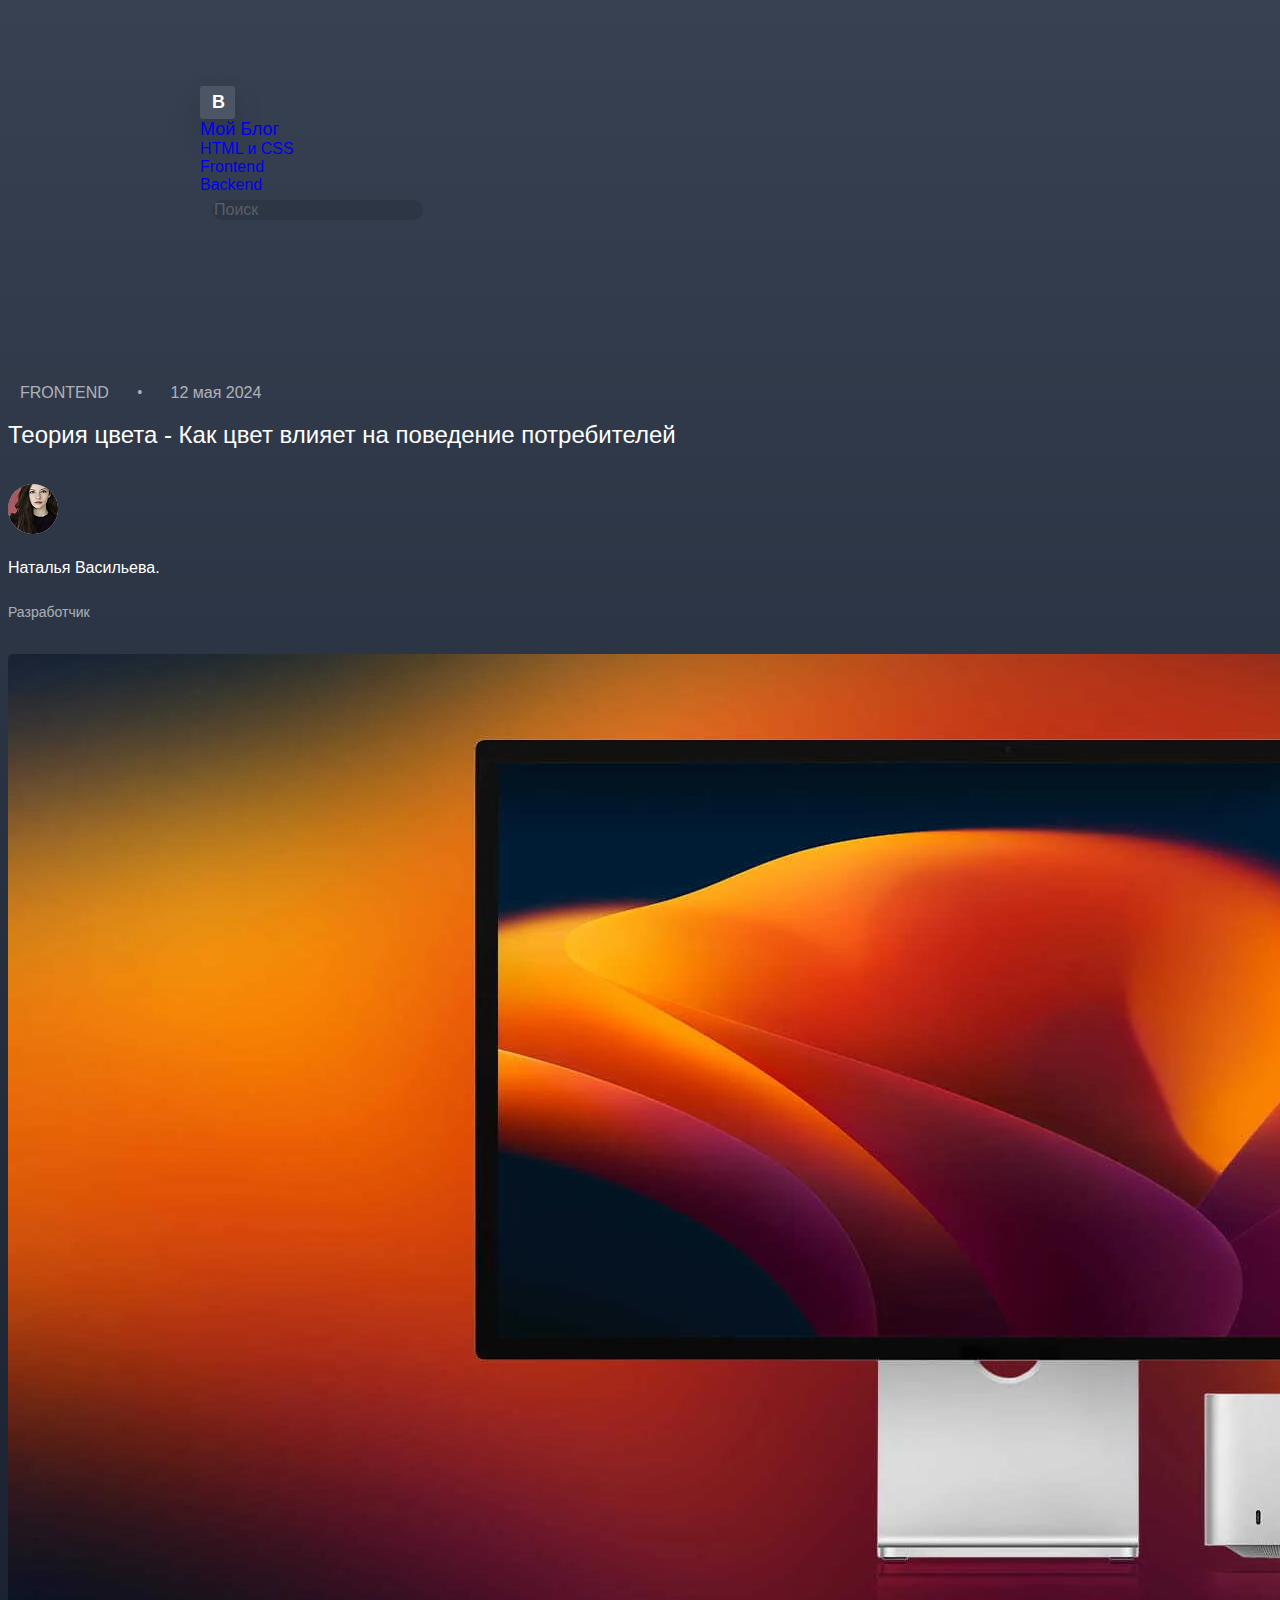
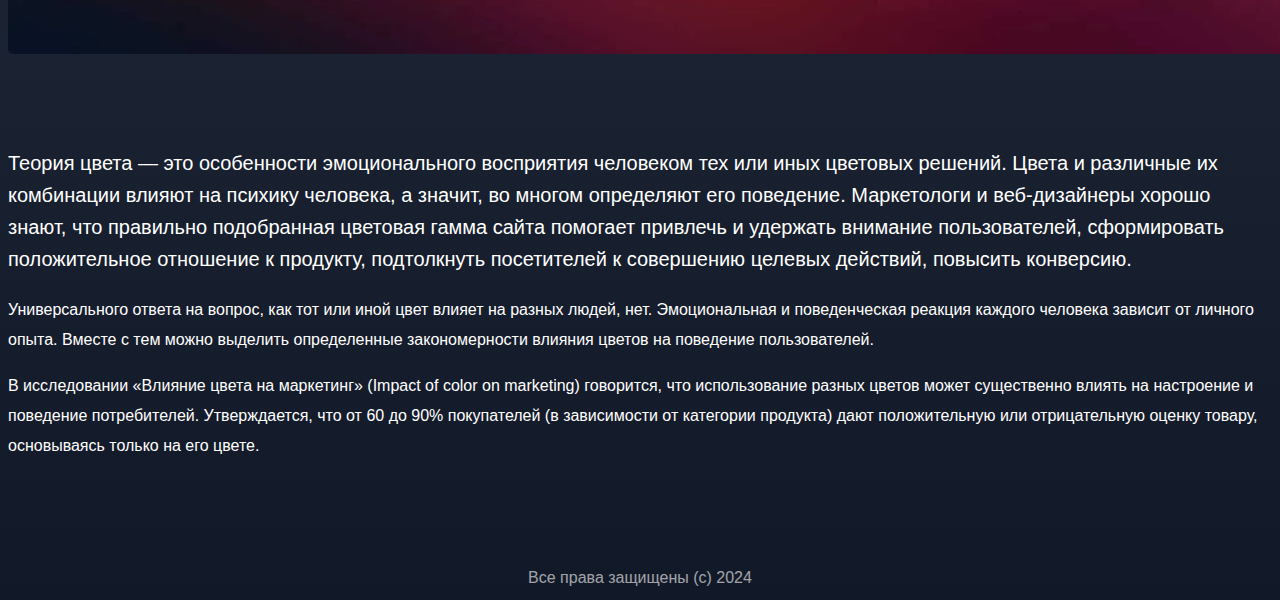
<file: 1-Blog/index.html>
<!DOCTYPE html>
<html lang="en">
  <head>
    <meta charset="UTF-8" />
    <meta name="viewport" content="width=device-width, initial-scale=1.0" />
    <link rel="stylesheet" href="./styles/style.css" />
    <title>Blog</title>
  </head>
  <body>
    <header class="text">
      <div>
        <a href="#" class="home-link-text">
          <div id="myBlogLabel"><span class="blogtext">B</span></div>
          Мой Блог
        </a>
      </div>
      <nav>
        <ul class="text nav-text">
          <li><a href="#">HTML и CSS</a></li>
          <li><a href="#">Frontend</a></li>
          <li><a href="#">Backend</a></li>
        </ul>
      </nav>
      <input
        type="search"
        id="search"
        class="text header-text"
        placeholder="Поиск"
      />
    </header>
    <main>
      <section>
        <div class="article-header">
          <p class="article-p">
            <span class="text header-text">FRONTEND</span>
            <span id="text-separator">&bull;</span>
            <time datetime="2024-05-12" class="text header-text">
              12 мая 2024
            </time>
          </p>
          <h1 class="text">
            Теория цвета - Как цвет влияет на поведение потребителей
          </h1>
        </div>
        <div>
          <img
            src="./images/Ellipse 1.jpg"
            alt="Фото автора статьи"
            id="author-photo"
          />
          <div>
            <p class="text author-text">Наталья Васильева.</p>
            <p class="text author-subtext">Разработчик</p>
          </div>
        </div>
      </section>
      <article>
        <img src="./images/image1.png" alt="Main image" class="main-image" />
        <section>
          <p class="text text-first-paragraph">
            Теория цвета — это особенности эмоционального восприятия человеком
            тех или иных цветовых решений. Цвета и различные их комбинации
            влияют на психику человека, а значит, во многом определяют его
            поведение. Маркетологи и веб-дизайнеры хорошо знают, что правильно
            подобранная цветовая гамма сайта помогает привлечь и удержать
            внимание пользователей, сформировать положительное отношение к
            продукту, подтолкнуть посетителей к совершению целевых действий,
            повысить конверсию.
          </p>
          <p class="text text-paragraph">
            Универсального ответа на вопрос, как тот или иной цвет влияет на
            разных людей, нет. Эмоциональная и поведенческая реакция каждого
            человека зависит от личного опыта. Вместе с тем можно выделить
            определенные закономерности влияния цветов на поведение
            пользователей.
          </p>
          <p class="text text-paragraph">
            В исследовании «Влияние цвета на маркетинг» (Impact of color on
            marketing) говорится, что использование разных цветов может
            существенно влиять на настроение и поведение потребителей.
            Утверждается, что от 60 до 90% покупателей (в зависимости от
            категории продукта) дают положительную или отрицательную оценку
            товару, основываясь только на его цвете.
          </p>
        </section>
      </article>
    </main>
    <footer class="text text-footer">Все права защищены (c) 2024</footer>
  </body>
</html>
</file>
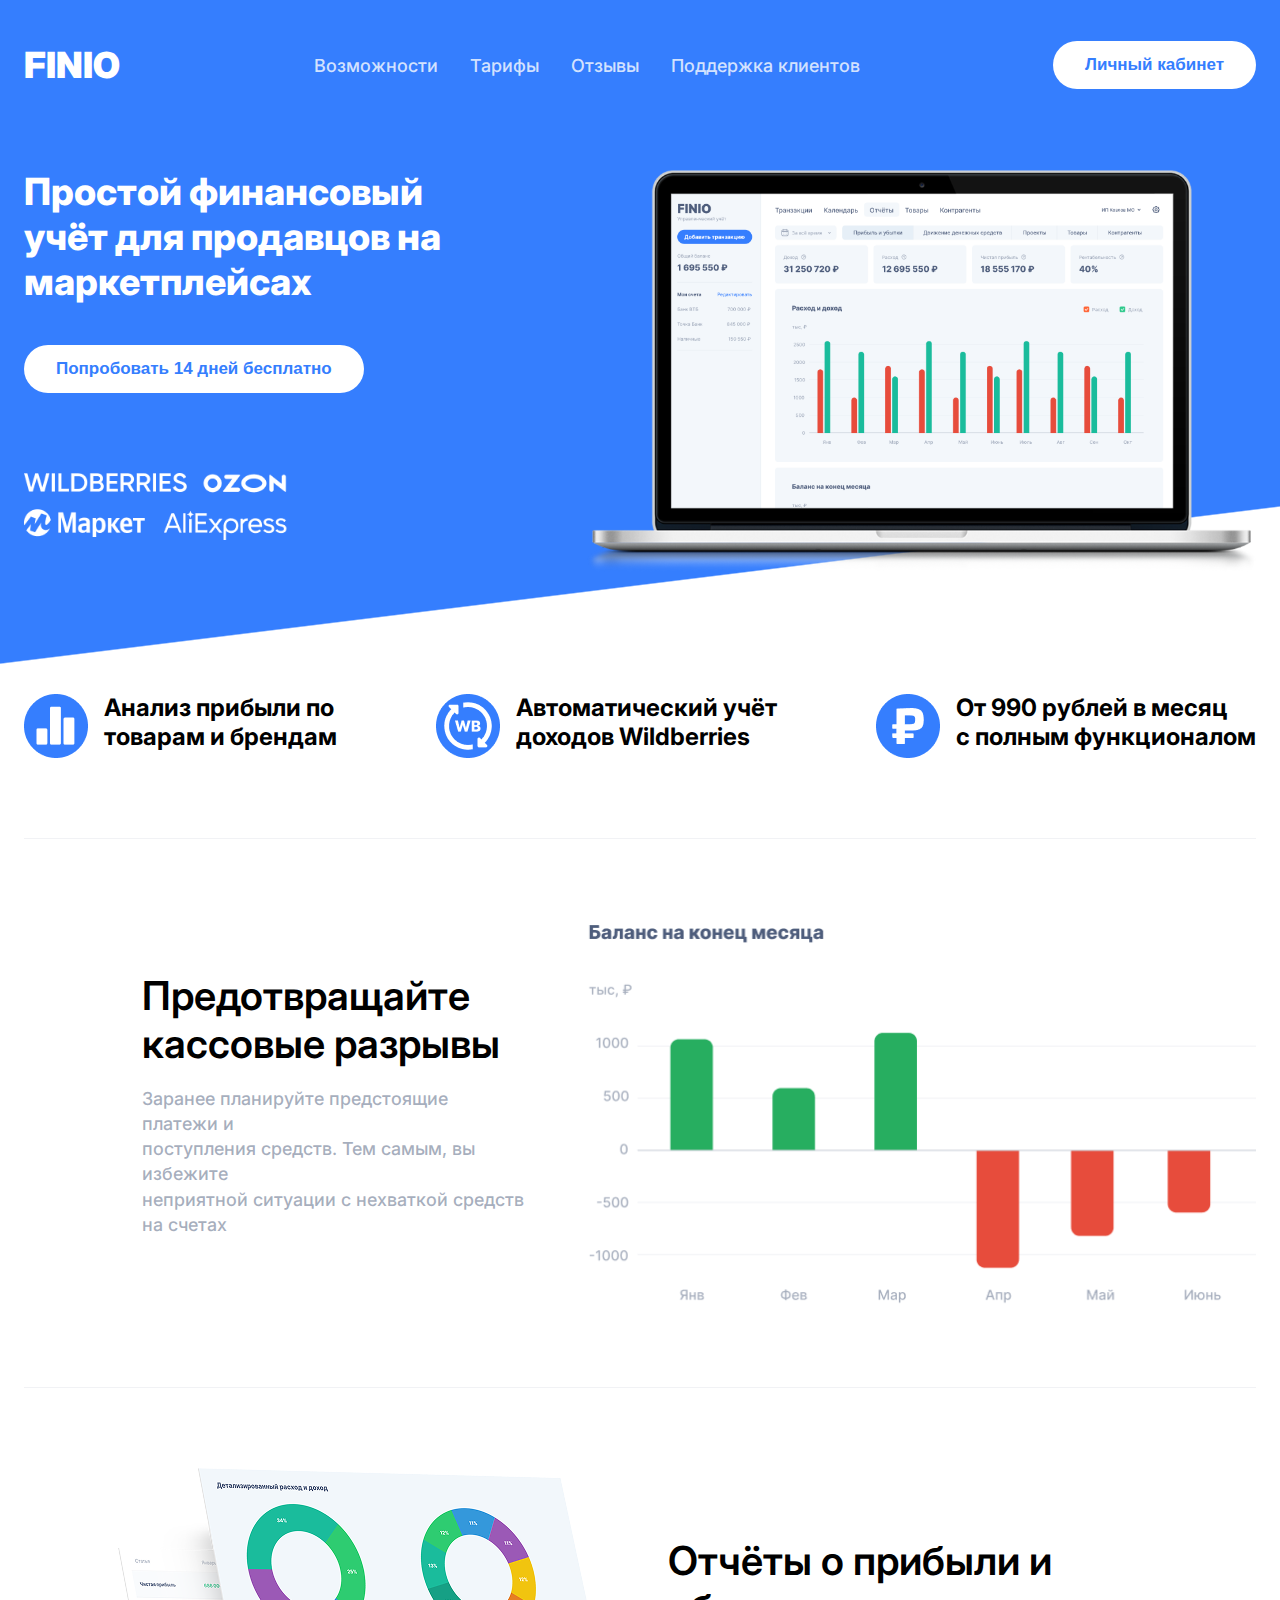
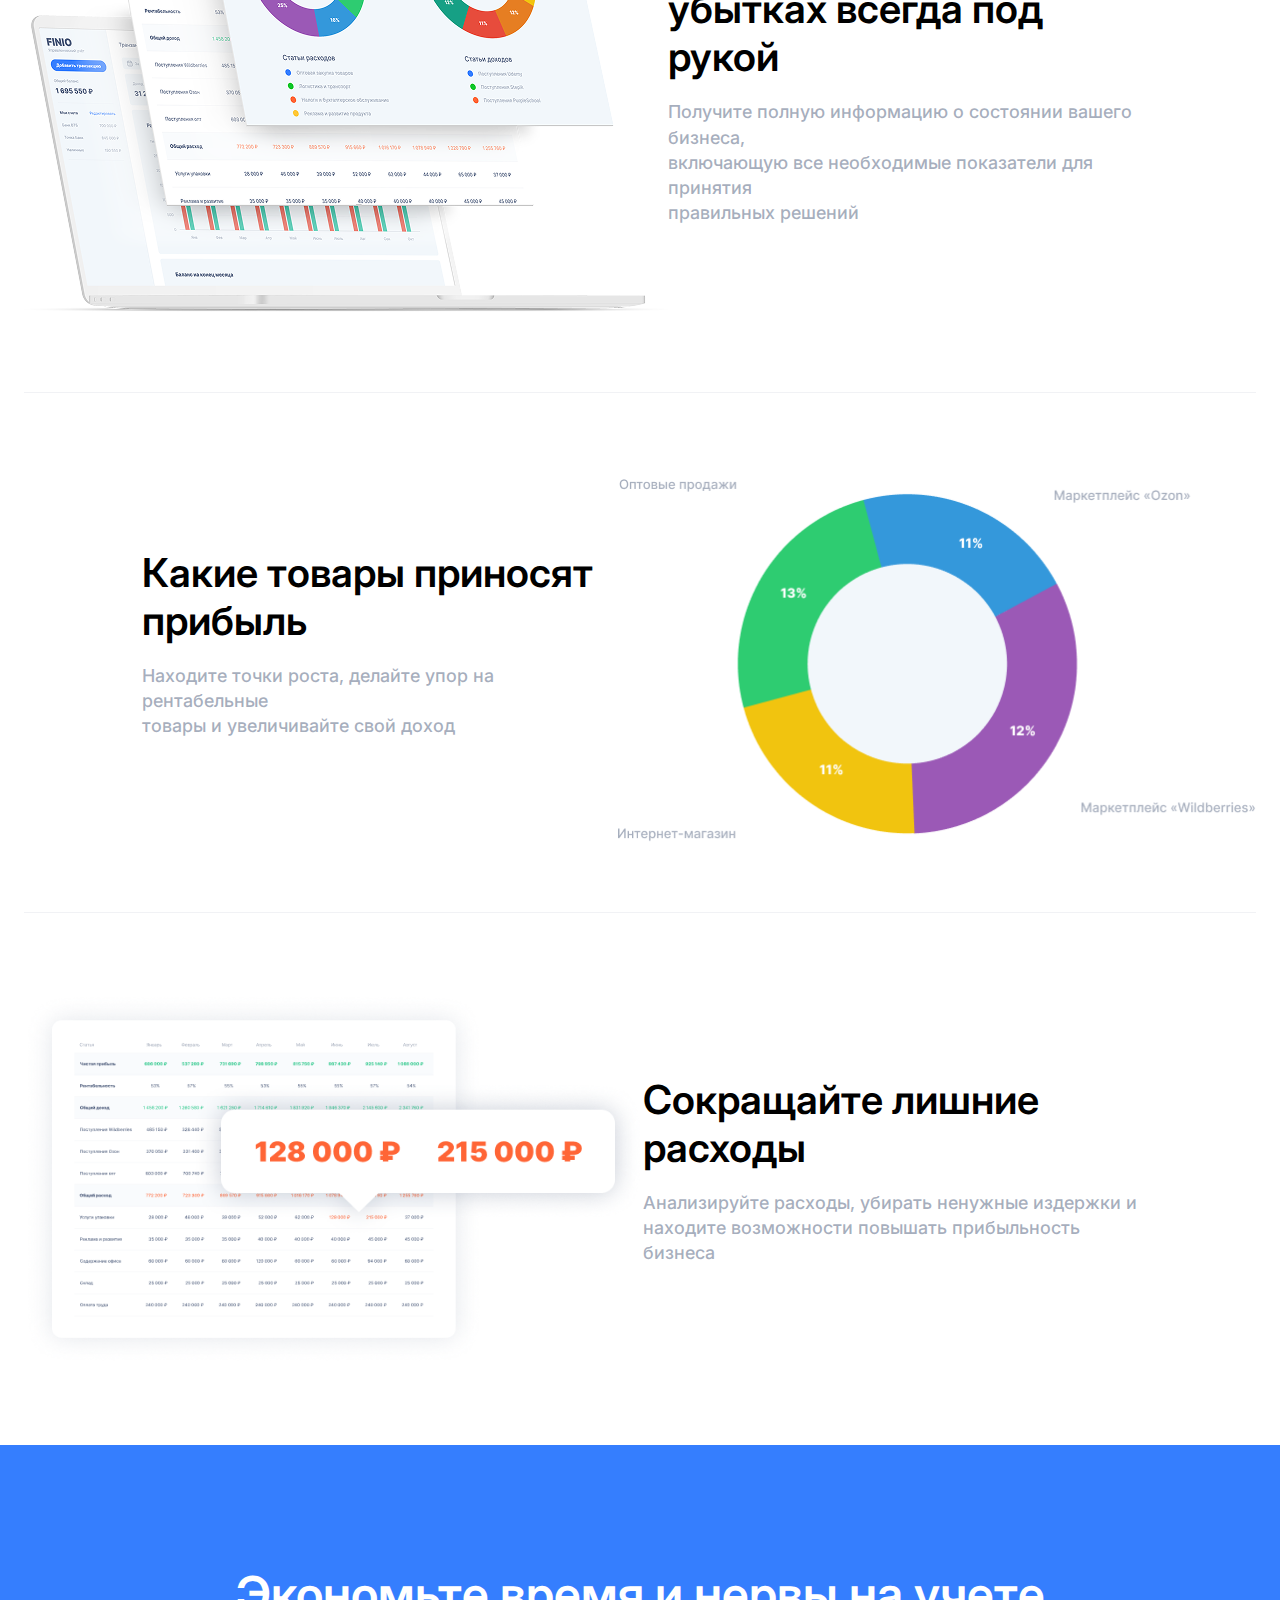
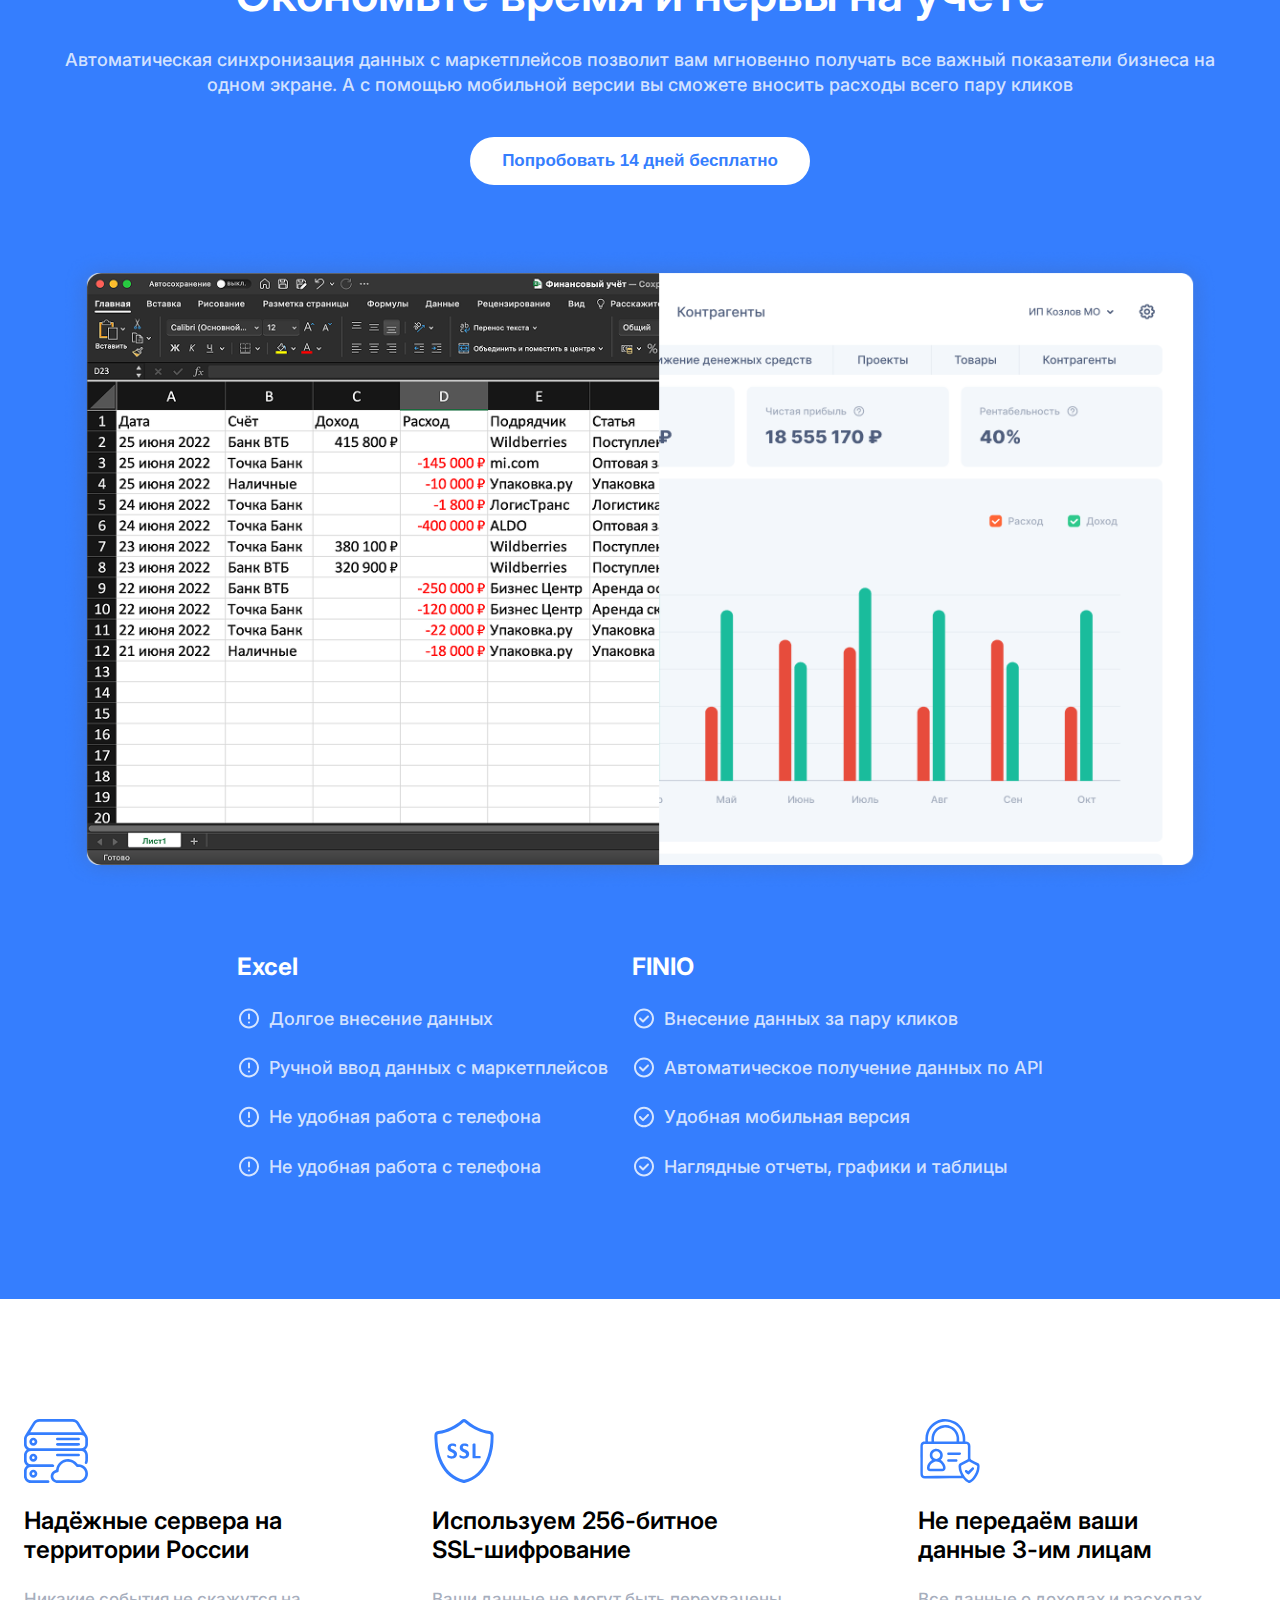
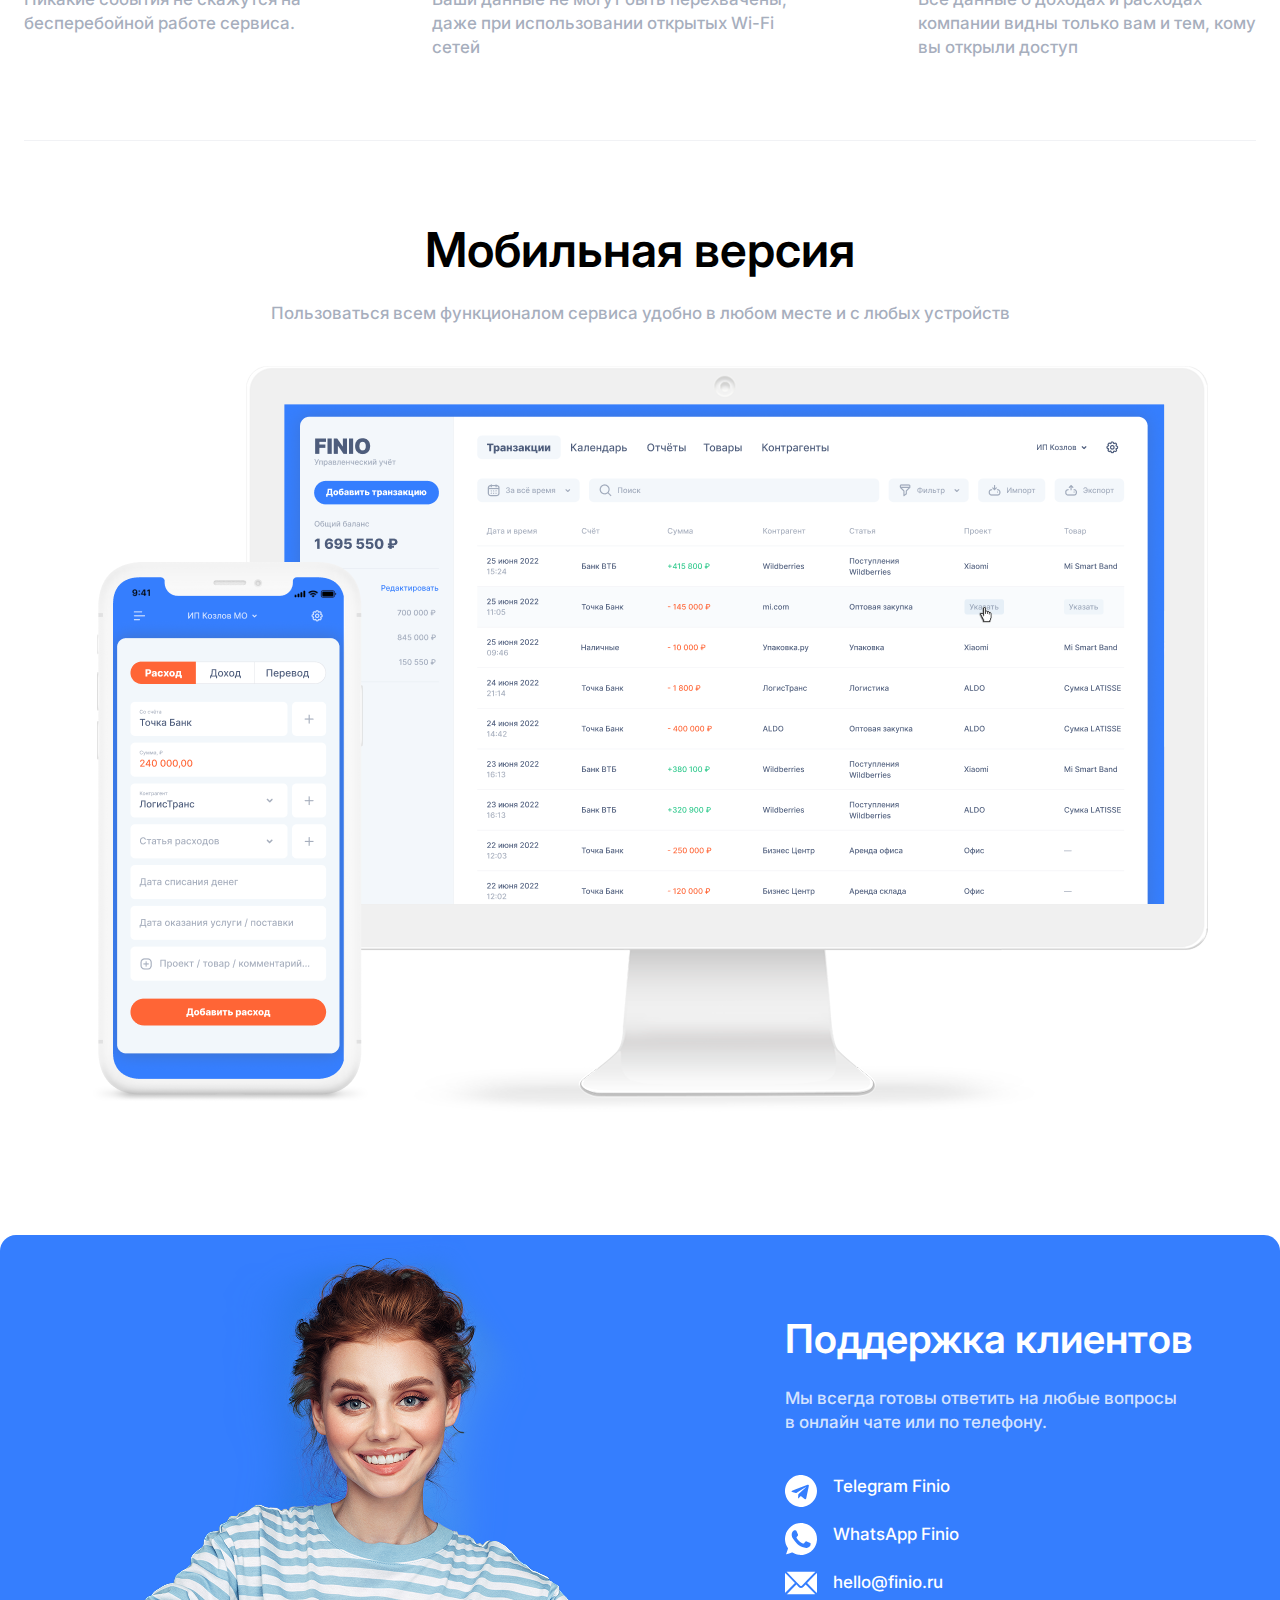
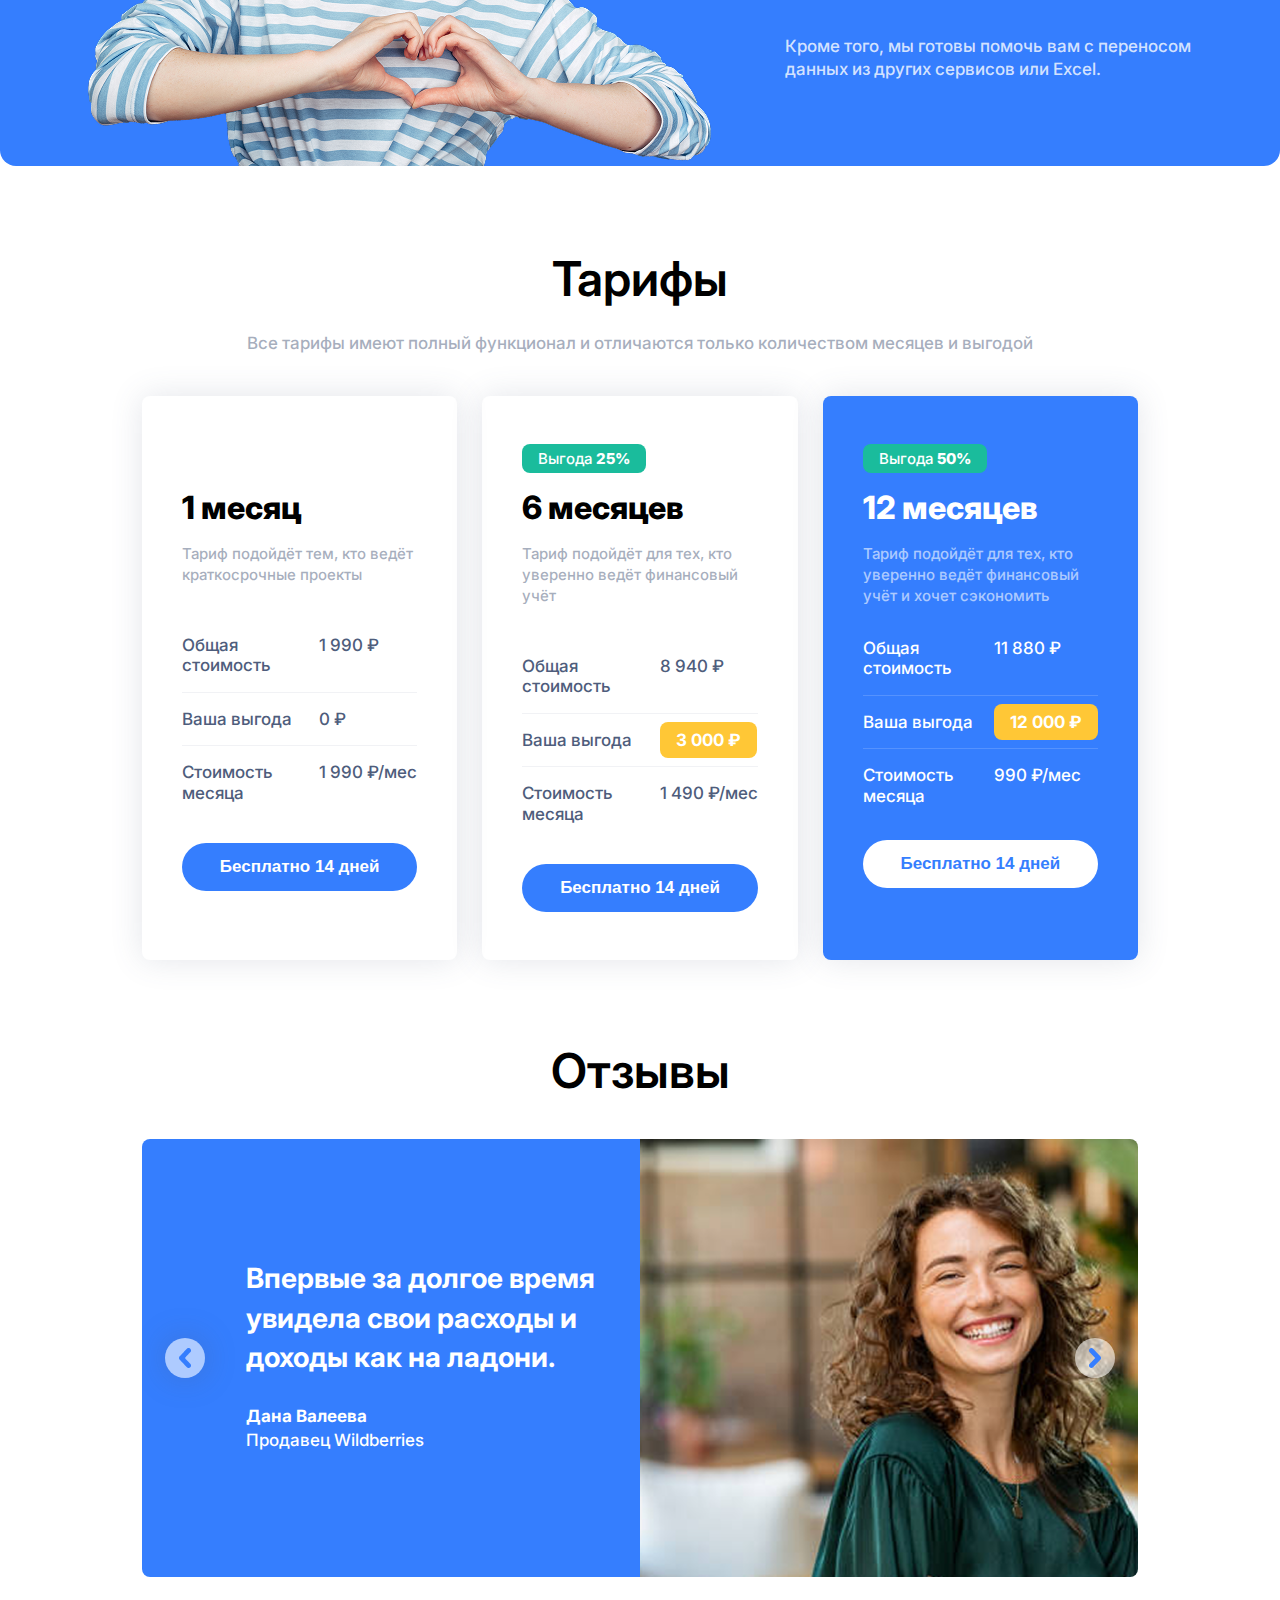
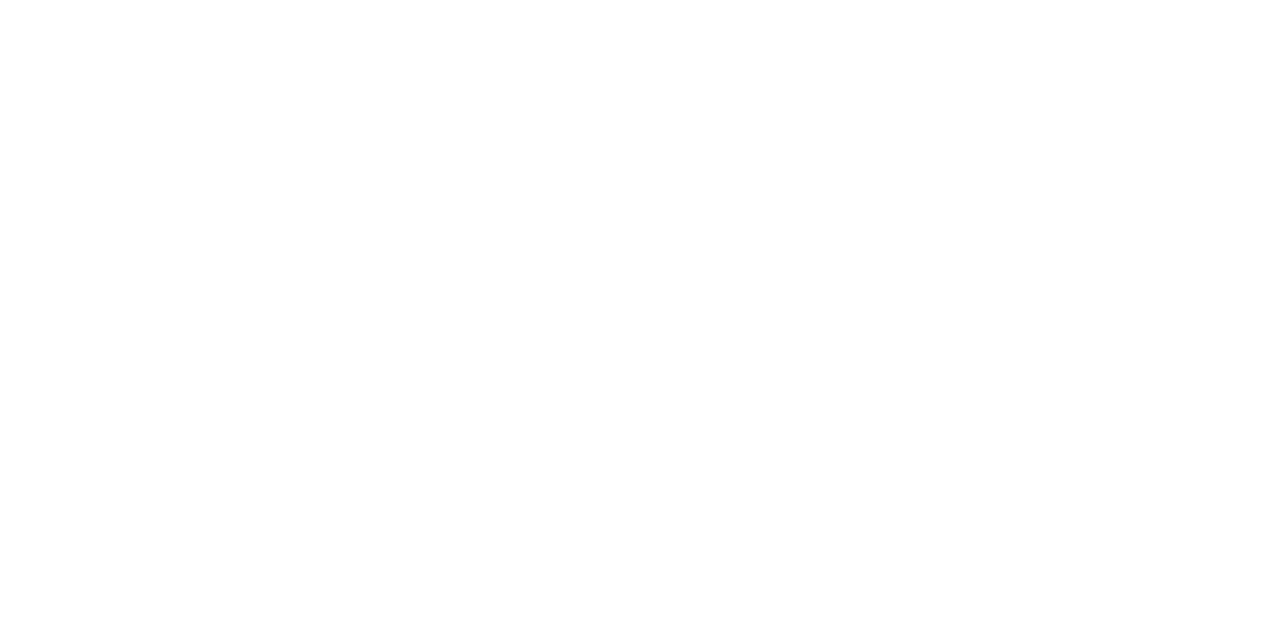
<file: 3-Finio/index.html>
<!DOCTYPE html>
<html lang="en">
  <head>
    <meta charset="UTF-8" />
    <meta name="viewport" content="width=device-width, initial-scale=1.0" />
    <title>Finio</title>
    <link rel="stylesheet" href="./styles/global.css" />
    <link rel="stylesheet" href="./styles/header.css" />
    <link rel="stylesheet" href="./styles/footer.css" />
    <link rel="stylesheet" href="./styles/components.css" />
    <link rel="stylesheet" href="./styles/page.css" />
    <link rel="preconnect" href="https://fonts.googleapis.com" />
    <link rel="preconnect" href="https://fonts.gstatic.com" crossorigin />
    <link
      href="https://fonts.googleapis.com/css2?family=Inter:ital,opsz,wght@0,14..32,100..900;1,14..32,100..900&display=swap"
      rel="stylesheet"
    />
  </head>
  <body>
    <header class="header">
      <div class="header__wraper">
        <div class="header__logo-text">FINIO</div>
        <nav>
          <ul class="menu">
            <li class="menu__item"><a href="">Возможности</a></li>
            <li class="menu__item"><a href="">Тарифы</a></li>
            <li class="menu__item"><a href="">Отзывы</a></li>
            <li class="menu__item"><a href="">Поддержка клиентов</a></li>
          </ul>
        </nav>
        <button class="button header__button">Личный кабинет</button>
        <button
          class="header_mobile-menu-button"
          aria-expanded="false"
          aria-haspopup="true"
        >
          <img src="./images/menu.svg" alt="Мобильное меню" />
        </button>
      </div>
      <div class="mobile-divider"></div>
    </header>
    <section class="section section__hero">
      <div class="section__wrapper">
        <div class="hero">
          <div class="hero__left">
            <div class="hero__h1">
              Простой финансовый <br />
              учёт для продавцов на<br />
              маркетплейсах
            </div>
            <button class="button hero__button-cta">
              Попробовать 14 дней бесплатно
            </button>
            <img
              class="hero__marketplace"
              src="./images/marketplaces.png"
              alt="Картинка с маркетплейсами"
            />
          </div>
          <img
            class="hero__right"
            src="./images/mackbook.png"
            alt="Картинка Макбука с графиками"
          />
        </div>
      </div>
    </section>
    <section class="section section__subhero">
      <div class="section__wrapper">
        <div class="subhero">
          <div class="subhero__item">
            <img
              class="subhero__image"
              src="./images/graph_circle.png"
              alt="Иконка Графика"
            />
            <div class="subhero__text">
              Анализ прибыли по<br />
              товарам и брендам
            </div>
          </div>
          <div class="subhero__item">
            <img
              class="subhero__image"
              src="./images/wb.png"
              alt="Иконка Wildberies"
            />
            <div class="subhero__text">
              Автоматический учёт<br />
              доходов Wildberries
            </div>
          </div>
          <div class="subhero__item">
            <img
              class="subhero__image"
              src="./images/rub.png"
              alt="Иконка Рубля"
            />
            <div class="subhero__text">
              От 990 рублей в месяц<br />
              с полным функционалом
            </div>
          </div>
        </div>
        <div class="divider"></div>
      </div>
    </section>
    <section class="section section__main">
      <div class="section__wrapper">
        <div class="main">
          <div class="main__text-left">
            <div class="content">
              <div class="content__title">
                Предотвращайте <br />
                кассовые разрывы
              </div>
              <p class="content__text">
                Заранее планируйте предстоящие платежи и<br />
                поступления средств. Тем самым, вы избежите<br />
                неприятной ситуации с нехваткой средств на счетах
              </p>
            </div>
            <img
              class="main__image img1-adaptive"
              src="./images/main_graph1.png"
              alt="Первый график основного раздела"
            />
          </div>
          <div class="divider"></div>
          <div class="main__text-right">
            <img
              class="main__image img2-adaptive"
              src="./images/main_graph2.png"
              alt="Второй график основного раздела"
            />
            <div class="content">
              <div class="content__title">
                Отчёты о прибыли и<br />
                убытках всегда под рукой
              </div>
              <p class="content__text">
                Получите полную информацию о состоянии вашего бизнеса,<br />
                включающую все необходимые показатели для принятия<br />
                правильных решений
              </p>
            </div>
          </div>
          <div class="divider"></div>
          <div class="main__text-left">
            <div class="content">
              <div class="content__title">
                Какие товары приносят<br />
                прибыль
              </div>
              <p class="content__text">
                Находите точки роста, делайте упор на рентабельные<br />
                товары и увеличивайте свой доход
              </p>
            </div>
            <img
              class="main__image img3-adaptive"
              src="./images/main_graph3.png"
              alt="Третий график основного раздела"
            />
          </div>
          <div class="divider"></div>
          <div class="main__text-right">
            <img
              class="main__image img4-adaptive"
              src="./images/main_graph4.png"
              alt="Четвертый график основного раздела"
            />
            <div class="content">
              <div class="content__title">
                Сокращайте лишние<br />
                расходы
              </div>
              <p class="content__text">
                Анализируйте расходы, убирать ненужные издержки и<br />
                находите возможности повышать прибыльность бизнеса
              </p>
            </div>
          </div>
        </div>
      </div>
    </section>
    <section class="section section__value">
      <div class="section__wrapper">
        <div class="value">
          <div class="value__h2">Экономьте время и нервы на учете</div>
          <div class="value_description">
            Автоматическая синхронизация данных с маркетплейсов позволит вам
            мгновенно получать все важный показатели бизнеса на<br />
            одном экране. А с помощью мобильной версии вы сможете вносить
            расходы всего пару кликов
          </div>
          <button class="button value__button-cta">
            Попробовать 14 дней бесплатно
          </button>
          <img
            class="value__report-image"
            src="./images/report.png"
            alt="Картинка отчета"
          />
          <div class="value__compare">
            <div class="tab">
              <div class="tab__title">Excel</div>
              <div class="tab__enumerator">
                <img
                  class="tab__compare-icon"
                  src="./images/bad_icon.svg"
                  alt="Иконка недостатка"
                />
                <div class="tab__compare-text">Долгое внесение данных</div>
              </div>
              <div class="tab__enumerator">
                <img
                  class="tab__compare-icon"
                  src="./images/bad_icon.svg"
                  alt="Иконка недостатка"
                />
                <div class="tab__compare-text">
                  Ручной ввод данных с маркетплейсов
                </div>
              </div>
              <div class="tab__enumerator">
                <img
                  class="tab__compare-icon"
                  src="./images/bad_icon.svg"
                  alt="Иконка недостатка"
                />
                <div class="tab__compare-text">
                  Не удобная работа с телефона
                </div>
              </div>
              <div class="tab__enumerator">
                <img
                  class="tab__compare-icon"
                  src="./images/bad_icon.svg"
                  alt="Иконка недостатка"
                />
                <div class="tab__compare-text">
                  Не удобная работа с телефона
                </div>
              </div>
            </div>

            <div class="tab">
              <div class="tab__title">FINIO</div>
              <div class="tab__enumerator">
                <img
                  class="tab__compare-icon"
                  src="./images/good_icon.svg"
                  alt="Иконка недостатка"
                />
                <div class="tab__compare-text">
                  Внесение данных за пару кликов
                </div>
              </div>
              <div class="tab__enumerator">
                <img
                  class="tab__compare-icon"
                  src="./images/good_icon.svg"
                  alt="Иконка недостатка"
                />
                <div class="tab__compare-text">
                  Автоматическое получение данных по API
                </div>
              </div>
              <div class="tab__enumerator">
                <img
                  class="tab__compare-icon"
                  src="./images/good_icon.svg"
                  alt="Иконка недостатка"
                />
                <div class="tab__compare-text">Удобная мобильная версия</div>
              </div>
              <div class="tab__enumerator">
                <img
                  class="tab__compare-icon"
                  src="./images/good_icon.svg"
                  alt="Иконка недостатка"
                />
                <div class="tab__compare-text">
                  Наглядные отчеты, графики и таблицы
                </div>
              </div>
            </div>
          </div>
        </div>
      </div>
    </section>
    <section class="section section__benefits">
      <div class="section__wrapper">
        <div class="benefits">
          <div class="chip">
            <img
              class="chip__image"
              src="./images/servers_icon.svg"
              alt="Иконка Серверов"
            />
            <div class="chip__title">
              Надёжные сервера на<br />
              территории России
            </div>
            <div class="chip_description">
              Никакие события не скажутся на<br />
              бесперебойной работе сервиса.
            </div>
          </div>
          <div class="chip">
            <img
              class="chip__image"
              src="./images/ssl_icon.svg"
              alt="Иконка SSL"
            />
            <div class="chip__title">
              Используем 256-битное<br />
              SSL-шифрование
            </div>
            <div class="chip_description">
              Ваши данные не могут быть перехвачены,<br />
              даже при использовании открытых Wi-Fi <br />сетей
            </div>
          </div>
          <div class="chip">
            <img
              class="chip__image"
              src="./images/security_icon.svg"
              alt="Иконка Защиты"
            />
            <div class="chip__title">
              Не передаём ваши<br />
              данные 3-им лицам
            </div>
            <div class="chip_description">
              Все данные о доходах и расходах<br />
              компании видны только вам и тем, кому<br />
              вы открыли доступ
            </div>
          </div>
        </div>
        <div class="divider"></div>
      </div>
    </section>
    <section class="section section__mobile">
      <div class="section__wrapper">
        <div class="mobile">
          <div class="mobile__title">Мобильная версия</div>
          <div class="mobile__description">
            Пользоваться всем функционалом сервиса удобно в любом месте и с
            любых устройств
          </div>
          <img
            class="mobile__image"
            src="./images/mobile.png"
            alt="Картинка Мобильного приложения"
          />
        </div>
      </div>
    </section>
    <section class="section">
      <div class="section__wrapper section_support">
        <div class="support">
          <img
            class="support__image"
            src="./images/support_image.png"
            alt="Картинка поддержки"
          />
          <div class="support__description">
            <div class="support__description-h3">Поддержка клиентов</div>
            <div class="support__description-info">
              Мы всегда готовы ответить на любые вопросы<br />
              в онлайн чате или по телефону.
            </div>
            <div class="support__description-social">
              <div class="social__item">
                <img
                  class="social__item-image"
                  src="./images/telegram.svg"
                  alt="Иконка телеграма"
                />
                <div class="social__item-text">Telegram Finio</div>
              </div>
              <div class="social__item">
                <img
                  class="social__item-image"
                  src="./images/whatsap.svg"
                  alt="Иконка ватсапп"
                />
                <div class="social__item-text">WhatsApp Finio</div>
              </div>
              <div class="social__item">
                <img
                  class="social__item-image"
                  src="./images/email.svg"
                  alt="Иконка почты"
                />
                <div class="social__item-text">hello@finio.ru</div>
              </div>
            </div>
            <div class="support__description-info">
              Кроме того, мы готовы помочь вам с переносом<br />
              данных из других сервисов или Excel.
            </div>
          </div>
        </div>
      </div>
    </section>
    <section class="section section__tariffs">
      <div class="section__wrapper">
        <div class="tariffs">
          <div class="tariffs__h3">Тарифы</div>
          <div class="tariffs__description">
            Все тарифы имеют полный функционал и отличаются только количеством
            месяцев и выгодой
          </div>
          <div class="tariffs__cards">
            <div class="card">
              <span class="card__discount hide-visually">Выгода 0%</span>
              <div class="card__h4">1 месяц</div>
              <div class="card__tariff-description">
                Тариф подойдёт тем, кто ведёт<br />
                краткосрочные проекты
              </div>
              <div class="card-value">
                <div class="card-value__row">
                  <span class="card-value__row-label card-value__row-text">
                    Общая стоимость
                  </span>
                  <span class="card-value__row-value card-value__row-text">
                    1 990 ₽
                  </span>
                  <div class="divider__grid divider-white-card"></div>
                </div>
                <div class="card-value__row">
                  <span class="card-value__row-label card-value__row-text">
                    Ваша выгода
                  </span>
                  <span class="card-value__row-value card-value__row-text">
                    0 ₽
                  </span>
                  <div class="divider__grid divider-white-card"></div>
                </div>
                <div class="card-value__row">
                  <span class="card-value__row-label card-value__row-text">
                    Стоимость месяца
                  </span>
                  <span class="card-value__row-value card-value__row-text">
                    1 990 ₽/мес
                  </span>
                </div>
              </div>
              <button class="button button-blue">Бесплатно 14 дней</button>
            </div>

            <div class="card">
              <span class="card__discount">Выгода <strong>25%</strong></span>
              <div class="card__h4">6 месяцев</div>
              <div class="card__tariff-description">
                Тариф подойдёт для тех, кто<br />
                уверенно ведёт финансовый учёт
              </div>
              <div class="card-value">
                <div class="card-value__row">
                  <span class="card-value__row-label card-value__row-text">
                    Общая стоимость
                  </span>
                  <span class="card-value__row-value card-value__row-text">
                    8 940 ₽
                  </span>
                  <div class="divider__grid divider-white-card"></div>
                </div>
                <div class="card-value__row">
                  <span class="card-value__row-label card-value__row-text">
                    Ваша выгода
                  </span>
                  <span class="card-value__row-value discount-value">
                    3 000 ₽
                  </span>
                  <div class="divider__grid divider-white-card"></div>
                </div>
                <div class="card-value__row">
                  <span class="card-value__row-label card-value__row-text">
                    Стоимость месяца
                  </span>
                  <span class="card-value__row-value card-value__row-text">
                    1 490 ₽/мес
                  </span>
                </div>
              </div>
              <button class="button button-blue">Бесплатно 14 дней</button>
            </div>

            <div class="card card__best-value">
              <span class="card__discount">Выгода <strong>50%</strong></span>
              <div class="card__h4 card__h4-wite">12 месяцев</div>
              <div
                class="card__tariff-description card__tariff-description-white"
              >
                Тариф подойдёт для тех, кто уверенно ведёт финансовый учёт и
                хочет сэкономить
              </div>
              <div class="card-value">
                <div class="card-value__row">
                  <span
                    class="card-value__row-label card-value__row-text card-value__row-text-white"
                  >
                    Общая стоимость
                  </span>
                  <span
                    class="card-value__row-value card-value__row-text card-value__row-text-white"
                  >
                    11 880 ₽
                  </span>
                  <div class="divider__grid divider-blue-card"></div>
                </div>
                <div class="card-value__row">
                  <span
                    class="card-value__row-label card-value__row-text card-value__row-text-white"
                  >
                    Ваша выгода
                  </span>
                  <span class="card-value__row-value discount-value">
                    12 000 ₽
                  </span>
                  <div class="divider__grid divider-blue-card"></div>
                </div>
                <div class="card-value__row">
                  <span
                    class="card-value__row-label card-value__row-text card-value__row-text-white"
                  >
                    Стоимость месяца
                  </span>
                  <span
                    class="card-value__row-value card-value__row-text card-value__row-text-white"
                  >
                    990 ₽/мес
                  </span>
                </div>
              </div>
              <button class="button margin-reduced">Бесплатно 14 дней</button>
            </div>
          </div>
        </div>
      </div>
    </section>
    <section class="section section__review">
      <div class="section__wrapper">
        <div class="review">
          <h2 class="review__title">Отзывы</h2>

          <div class="review__container">
            <div class="review__arrow review__arrow--left">
              <img
                src="./images/chevron-left.png"
                alt="Левый шеврон"
                class="review__arrow--icon"
              />
            </div>
            <div class="review__text">
              <p class="review__quote">
                Впервые за долгое время<br />
                увидела свои расходы и<br />
                доходы как на ладони.
              </p>
              <div class="review__author">Дана Валеева</div>
              <div class="review__role">Продавец Wildberries</div>
              <div class="indicators">
                <span class="indicator indicator-active"></span>
                <span class="indicator"></span>
                <span class="indicator"></span>
                <span class="indicator"></span>
              </div>
            </div>
            <div class="review__image">
              <div class="review__arrow review__arrow--right">
                <img
                  src="./images/chevron-right.svg"
                  alt="Правый шеврон"
                  class="review__arrow--icon"
                />
              </div>
              <img
                src="./images/review_image.png"
                alt="Дана Валеева"
                class="review__img"
              />
            </div>
          </div>
        </div>
      </div>
    </section>

    <footer class="footer">
      <div class="section__wrapper">
        <div class="footer__container">
          <div class="footer__column">
            <div class="footer__logo">FINIO</div>
            <p class="footer__description">
              Простой финансовый учёт для продавцов на маркетплейсах
            </p>
          </div>

          <div class="footer__column footer__column-margin">
            <ul class="footer__list">
              <li class="footer__list-item">
                <a href="#" class="footer__link">Возможности</a>
              </li>
              <li class="footer__list-item">
                <a href="#" class="footer__link">Тарифы</a>
              </li>
              <li class="footer__list-item">
                <a href="#" class="footer__link">Отзывы</a>
              </li>
              <li class="footer__list-item">
                <a href="#" class="footer__link">Поддержка клиентов</a>
              </li>
            </ul>
          </div>

          <div class="footer__column">
            <ul class="footer__list">
              <li class="footer__list-item">
                <a href="#" class="footer__link">Документы</a>
              </li>
              <li class="footer__list-item">
                <a href="#" class="footer__link">Политика конфиденциальности</a>
              </li>
              <li class="footer__list-item">
                <a href="#" class="footer__link">Пользовательское соглашение</a>
              </li>
              <li class="footer__list-item">
                <a href="#" class="footer__link">Оплата и возврат</a>
              </li>
              <li class="footer__list-item">
                <a href="#" class="footer__link">Договор оферта</a>
              </li>
            </ul>
          </div>

          <div class="footer__contacts-column">
            <div class="footer__contacts">
              <p class="footer__contact-item">ИП Ларичев Антон Андреевич</p>
              <p class="footer__contact-item">ИНН 773373765379</p>
              <p class="footer__contact-item">ОГРИП 322774800209776</p>
              <p class="footer__contact-item">
                Эл. почта:
                <span class="footer__contacts-email">alarichev@gmail.com</span>
              </p>
              <p class="footer__contact-item">Тел.: +7 (910) 435-75-92</p>
              <p class="footer__contact-item">Москва, Вилиса Лациса 25</p>
            </div>
          </div>
        </div>

        <div class="footer__devider"></div>

        <div class="footer__bottom">
          <p class="footer__copyright">© 2022 Finio. Все права защищены.</p>
          <div class="footer__payment-systems">
            <img
              class="footer__payment-icon"
              src="./images/icons/visa.png"
              alt="Иконка платежной системы Виза"
            />
            <img
              class="footer__payment-icon"
              src="./images/icons/master_card.png"
              alt="Иконка платежной Мастер Кард"
            />
            <img
              class="footer__payment-icon"
              src="./images/icons/mir.png"
              alt="Иконка платежной системы Мир"
            />
          </div>
        </div>
      </div>
    </footer>
  </body>
</html>
</file>
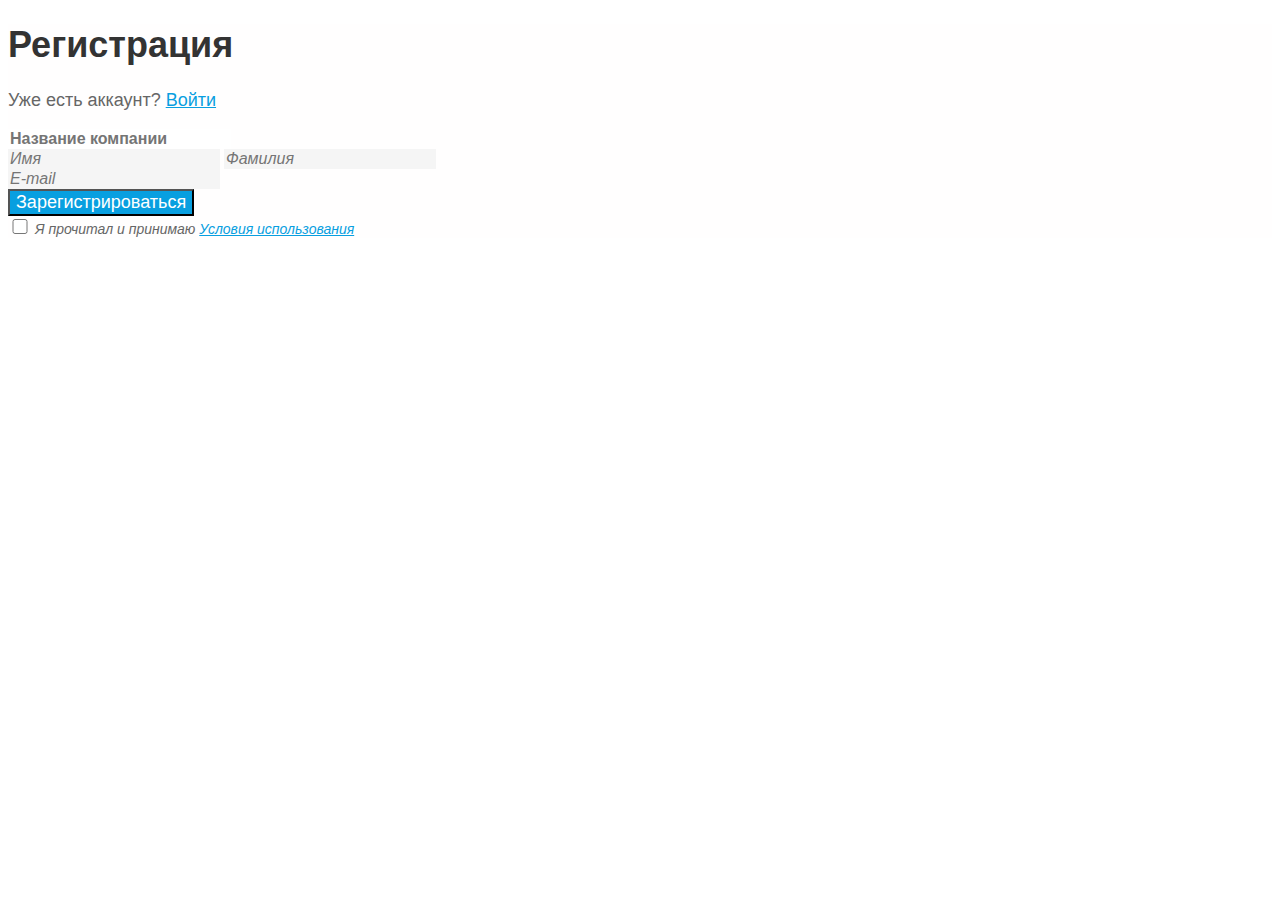
<file: 2-Form/register.html>
<!DOCTYPE html>
<html lang="en">
  <head>
    <meta charset="UTF-8" />
    <meta name="viewport" content="width=device-width, initial-scale=1.0" />
    <title>Document</title>
    <link rel="stylesheet" href="./styles/style.css" />
  </head>
  <body>
    <main>
      <div>
        <form action="">
          <div>
            <h1>Регистрация</h1>
            <p>
              Уже есть аккаунт? <a href="/singIn" class="big-link">Войти</a>
            </p>
          </div>
          <div>
            <input
              type="text"
              name="company"
              id="company"
              placeholder="Название компании"
              required
            />
            <div>
              <input
                type="text"
                name="name"
                id="name"
                class="greyInput"
                placeholder="Имя"
                required
              />
              <input
                type="text"
                name="lastname"
                id="lastname"
                class="greyInput"
                placeholder="Фамилия"
                required
              />
            </div>
            <div>
              <input
                type="email"
                name="email"
                id="email"
                class="greyInput"
                placeholder="E-mail"
                required
              />
            </div>
            <div>
              <button type="submit" id="Register">Зарегистрироваться</button>
            </div>
            <div>
              <input
                type="checkbox"
                name="agreement"
                id="agreement"
                class="checkmark"
                required
              />
              <label for="agreement" class="agreement-text">
                Я прочитал и принимаю
                <a href="/agreementlicense" class="small-link"
                  >Условия использования</a
                >
              </label>
            </div>
          </div>
        </form>
      </div>
    </main>
  </body>
</html>
</file>
<file: 1-Blog/styles/style.css>
main section {
    margin-bottom: 28px;
}

article {
    margin: 0px;
}

footer {
    margin: 0px;
}

a {
    text-decoration: none;
}

a:visited {
    color: #fff;
}

h1 {
    font-size: 24px;
    line-height: 158%;
    margin: 0px;
    /* text-align: center; */
}

body {
    background: linear-gradient(180deg, #374151 0%, #111827 100%);
}

nav ul {
    list-style: none;
    padding: 0;
    margin: 0;
}

header {
    padding: 78px 192px;
    margin-bottom: 80px;
}

main {
    margin: 0;
    margin-bottom: 103px;
    /* text-align: center; */
}

.main-image {
    margin-bottom: 69px;
}

.text.header-text,
#text-separator {
    margin: 6px 12px;
}

.text.header-text:last-child,
#text-separator:last-child {
    margin-right: 0;
}

.text {
    font-family: 'Roboto', "Source Sans Pro", sans-serif;
    font-weight: 400;
    color: #fff;
}

.blogtext {
    font-family: "Source Sans Pro", sans-serif;
    font-weight: 600;
    font-size: 18px;
    color: #fff;
    margin: 6px 12px;
}

.nav-text {
    font-size: 16px;
}

.home-link-text {
    font-size: 18px;
}

.header-text {
    font-size: 16px;
    opacity: 0.6;
}

.author-text {
    font-size: 16px;
    line-height: 175%;
}

.author-subtext {
    font-size: 14px;
    line-height: 200%;
    opacity: 0.6;
}

.text-first-paragraph {
    font-size: 20px;
    line-height: 160%;
}

.text-paragraph {
    font-size: 16px;
    line-height: 187%;
    text-decoration-skip-ink: none;
}

.text-footer {
    font-size: 16px;
    line-height: 175%;
    text-align: center;
    opacity: 0.6;
}

.main-image {
    border-radius: 5px;
}

.article-header {
    margin-bottom: 30px;
}

.article-p {
    margin-bottom: 14px;
}


#myBlogLabel {
    border-radius: 3px;
    width: 35px;
    height: auto;
    padding: 6px 0;
    box-shadow: 0 15px 30px 0 rgba(0, 0, 0, 0.15);
    background: #4b5563;
}

#search {
    background: #283241;
    border-radius: 100px;
    border: 0;
}

#text-separator {
    border-radius: 100px;
    width: 4px;
    height: 4px;
    color: #ADB1B7;
}

#author-photo {
    border-radius: 100px;
    width: 50px;
    height: 50px;
}
</file>
<file: 3-Finio/styles/global.css>
:root {
    --color-bg: #fff;
    --color-white-text: #fff;
    --color-white-opacity-80: rgba(255, 255, 255, 0.8);
    --color-white-opacity-16: rgba(255, 255, 255, 0.16);
    --color-white-opacity-60: rgba(255, 255, 255, 0.6);
    --color-white-opacity-50: rgba(255, 255, 255, 0.5);
    --color-white-opacity-70: rgba(255, 255, 255, 0.7);
    --color-white-opacity-8: rgba(255, 255, 255, 0.08);
    --color-black: #000;
    --color-bg-blue: #357EFE;
    --color-text-blue: #357EFE;
    --color-divider: rgba(78, 93, 124, 0.08);
    --color-grey-opacity-50: rgba(78, 93, 124, 0.5);
    --color-green: #1abc9c;
    --color-grey: #4e5d7c;
    --color-yellow: #ffc736;
    --color-shadow: rgba(78, 93, 124, 0.32);

    --layout-width: calc(1920px - 48px - 264px - 264px);

    --font-family: "Inter", sans-serif;
    --second-family: "SF Pro Text", sans-serif;
}


* {
    box-sizing: border-box;
}

html {
    -webkit-font-smoothing: antialiased;
    -moz-osx-font-smoothing: grayscale;
    text-rendering: optimizeLegibility;
}

body {
    background: var(--color-bg);
    font-family: var(--font-family);
    margin: 0;
    font-weight: 500;
    font-size: 18px;
    line-height: 140%;
}

a {
    text-decoration: none;
}

ul {
    padding: 0;
    margin: 0;
}
</file>
<file: 3-Finio/styles/header.css>
/* HEADER */

.header {
    background-color: var(--color-bg-blue);
}

.header__wraper {
    max-width: var(--layout-width);
    margin: 0 auto;
    display: flex;
    justify-content: space-between;
    align-items: center;
    padding: 40px 24px;
}

.header__logo-text {
    font-weight: 900;
    font-size: 36px;
    line-height: 140%;
    text-transform: uppercase;
    color: var(--color-white-text)
}

.header_mobile-menu-button {
    display: none;
    background: none;
    border: none;
    width: 24px;
    height: 24px;
    cursor: pointer;
}

@media (max-width: 930px) {

    .header__button {
        display: none;
    }

    .header_mobile-menu-button {
        display: block;
    }
}

/* MENU */

.menu {
    list-style: none;
    display: flex;
    gap: 32px;
    margin: 0;
}

.menu__item a {
    font-weight: 500;
    font-size: 18px;
    line-height: 140%;
    color: var(--color-white-opacity-80);
}

.menu__item:hover a {
    color: var(--color-white-text);
}

@media (max-width: 930px) {

    .menu {
        display: none;
    }
}
</file>
<file: 3-Finio/styles/footer.css>
/* Footer */

.footer {
    background-color: var(--color-footer);
}

.footer__container {
    display: flex;
    justify-content: space-between;
    gap: 124px;
    padding-top: 80px;
    margin-bottom: 40px;
}

.footer__logo {
    font-weight: 900;
    font-size: 36px;
    line-height: 140%;
    text-transform: uppercase;
    margin-bottom: 16px;
    color: var(--color-white-text)
}

.footer__description {
    font-size: 14px;
    color: var(--color-white-opacity-70);
    max-width: 250px;
}

.footer__column {
    flex: 1;
    min-width: 200px;
    margin-bottom: 30px;
}

.footer__column-margin {
    margin-right: 27px;
}

.footer__contacts-column {
    flex: 1;
    margin-bottom: 30px;
}

.footer__title {
    font-size: 16px;
    font-weight: bold;
    margin-bottom: 20px;
    color: var(--color-white-opacity-50);
}

.footer__list {
    list-style: none;
    padding: 0;
}

.footer__list-item {
    margin-bottom: 8px;
}

.footer__list-item:last-child {
    margin-bottom: 0;
}

.footer__link {
    font-weight: 500;
    font-size: 17px;
    line-height: 140%;
    color: var(--color-white-opacity-50);
}

.footer__link:hover {
    color: #3498db;
}

.footer__contacts {
    font-weight: 500;
    font-size: 17px;
    line-height: 140%;
    color: var(--color-white-opacity-70);
}

.footer__contact-item {
    margin-bottom: 8px;
}

.footer__contact-item:last-child {
    margin-bottom: 0;
}

.footer__contacts-email {
    color: var(--color-white-opacity-50);
}

.footer__bottom {
    display: flex;
    justify-content: space-between;
    align-items: center;
    margin-top: 32px;
}

.footer__copyright {
    font-weight: 500;
    font-size: 17px;
    line-height: 140%;
    color: var(--color-white-opacity-70);

}

.footer__payment-systems {
    display: flex;
    gap: 24px;
    align-items: center;
}

.footer__payment-icon {
    height: 24px;
    width: auto;
    object-fit: contain;
}

@media (max-width: 1200px) {

    .footer__container {
        flex-direction: column;
        padding-top: 64px;
        gap: 48px;
        margin-bottom: 40px;
    }

    .footer__column {
        margin: 0;
    }

    .footer__description {
        margin-bottom: -8px;
    }

    .footer__bottom {
        margin-top: 48px;
        flex-direction: column;
        gap: 24px;
        align-items: start;
    }

    .footer__copyright {
        order: 2;
    }

    .footer__payment-systems {
        order: 1;
    }
}
</file>
<file: 3-Finio/styles/components.css>
/* Section */

.section__hero {
    background: linear-gradient(173deg,
            var(--color-bg-blue) 0%,
            var(--color-bg-blue) 59.9%,
            var(--color-bg) 60.1%,
            var(--color-bg) 100%);
}

.section__value {
    background-color: var(--color-bg-blue);
}

.section__wrapper {
    max-width: var(--layout-width);
    margin: 0 auto;
    padding: 0 24px;
}

.section_support {
    background-color: var(--color-bg-blue);
    border-radius: 16px;
    margin-bottom: 84px;
}

.section__tariffs {
    margin-bottom: 82px;
}

.section__review {
    margin-bottom: 80px;
}

/* Buttons */

.button {
    font-weight: 800;
    font-size: 17px;
    line-height: 140%;
    text-align: center;
    color: var(--color-text-blue);
    background-color: var(--color-bg);
    border-radius: 34px;
    padding: 12px 32px;
    border: 0;
    cursor: pointer;
}

.button-blue {
    background-color: var(--color-bg-blue);
    color: var(--color-white-text);
}

.hero__button-cta {
    margin-bottom: 40px;
}

.value__button-cta {
    margin-bottom: 40px;
}

/* Divider */

.mobile-divider {
    display: none;
    border: 0;
}

.divider {
    border-top: 1px solid var(--color-divider);
}

.divider-blue-card {
    border-top: 1px solid var(--color-white-opacity-16);
}

.divider-white-card {
    border-top: 1px solid var(--color-divider);
}

.divider__grid {
    grid-column: 1 / -1;
}

.footer__devider {
    border-top: 1px solid var(--color-white-opacity-8);
}


.hide-visually {
    opacity: 0;
    visibility: hidden;
    pointer-events: none;
}

/* MAIN BLOCKS */

.main__text-left {
    display: flex;
    justify-content: space-between;
    align-items: center;
}

.main__text-left .content {
    margin-left: 118px;
}

.main__text-right .content {
    margin-right: 118px;
}

.content__title {
    font-weight: 600;
    font-size: 40px;
    line-height: 120%;
    color: var(--color-black);
}

.content__text {
    font-weight: 500;
    font-size: 18px;
    line-height: 140%;
    color: var(--color-grey-opacity-50)
}

.main__text-left .main__image {
    margin-bottom: 40px;
    margin-top: 63px;
}

.main__text-right .main__image {
    margin-top: 80px;
    margin-bottom: 80px;
}

.main__text-right {
    display: flex;
    justify-content: space-between;
    align-items: center;
}

.img1-adaptive {
    width: 729px;
    height: 445px
}

.img2-adaptive {
    width: 644px;
    height: 444px;
}

.img3-adaptive {
    width: 641px;
    height: 416px;
}

.img4-adaptive {
    width: 643px;
    height: 372px;
}

/* Compare TAB */

.tab {
    display: flex;
    flex-direction: column;
    justify-content: start;
    gap: 24px;
}

.tab__title {
    font-weight: 700;
    font-size: 24px;
    line-height: 120%;
    color: var(--color-white-text);
}

.tab__enumerator {
    display: flex;
    gap: 8px;
}

.tab__compare-text {
    font-weight: 500;
    font-size: 18px;
    line-height: 140%;
    color: var(--color-white-opacity-80);
}

/* Benefits Chip */

.chip {
    display: flex;
    flex-direction: column;
    gap: 24px;
    align-items: start;
}

.chip__title {
    font-weight: 600;
    font-size: 32px;
    line-height: 120%;
    color: var(--color-black);
}

.chip_description {
    font-weight: 500;
    font-size: 17px;
    line-height: 140%;
    color: var(--color-grey-opacity-50);

}

.chip__image {
    width: 80px;
    height: 80px;
}

/* SOCIAL_ITEM */

.social__item {
    display: flex;
    gap: 16px;
}

.social__item-text {
    font-weight: 500;
    font-size: 17px;
    line-height: 140%;
    color: var(--color-white-text);
}

/* Tariffs Card */

.card {
    display: flex;
    flex-direction: column;
    justify-content: flex-start;
    padding: 48px 40px;
    gap: 16px;
    border-radius: 8px;
    /* width: 369px; */
    /* height: 571px; */
    fill: var(--color-white-text);
    box-shadow: 0 0 32px 0 rgba(78, 93, 124, 0.16);
}

.card__best-value {
    background: var(--color-bg-blue);
}

.card__discount {
    width: fit-content;
    border-radius: 8px;
    padding: 4px 16px;
    font-weight: 500;
    font-size: 15px;
    line-height: 140%;
    color: var(--color-white-text);
    background: var(--color-green);
}

.card__discount strong {
    font-weight: 800;
}

.discount-value {
    font-weight: 700;
    font-size: 17px;
    line-height: 120%;
    padding: 8px 16px;
    width: fit-content;
    border-radius: 8px;
    color: var(--color-white-text);
    background: var(--color-yellow);
    margin: -8px 0;
}


.card__h4 {
    font-weight: 800;
    font-size: 32px;
    line-height: 120%;
    align-items: start;
    color: var(--color-black)
}

.card__h4-wite {
    color: var(--color-white-text);
}

.card__tariff-description {
    font-weight: 500;
    font-size: 17px;
    line-height: 140%;
    color: var(--color-grey-opacity-50);
    margin-bottom: 34px;

}

.card__tariff-description-white {
    color: var(--color-white-opacity-60);
    margin-bottom: 16px;
}

.card-value {
    display: grid;
    grid-template-columns: 1fr auto;
    gap: 16px;
    margin-bottom: 24px;
    align-items: start;

}

.card-value__row {
    display: contents;
}

.card-value__row-label {
    grid-column: 1;
    align-self: stretch;
    display: flex;
    flex-direction: column;
    justify-content: center;
}

.card-value__row-value {
    grid-column: 2;
}

.card-value__row-text {
    font-weight: 500;
    font-size: 17px;
    line-height: 120%;
    color: var(--color-grey);
}

.card-value__row-text-white {
    color: var(--color-white-text);
}

.margin-reduced {
    margin-top: -6px;
}

/* MEDIA */

@media (max-width: 1550px) {
    .section__hero {
        background: linear-gradient(173deg,
                var(--color-bg-blue) 0%,
                var(--color-bg-blue) 63.9%,
                var(--color-bg) 64.1%,
                var(--color-bg) 100%);
    }

}

@media (max-width: 1400px) {
    .section__hero {
        background: linear-gradient(173deg,
                var(--color-bg-blue) 0%,
                var(--color-bg-blue) 67.9%,
                var(--color-bg) 68.1%,
                var(--color-bg) 100%);
    }

    .card__tariff-description {
        font-size: 15px;

    }
}

@media (max-width: 1300px) {
    .section__hero {
        background: linear-gradient(173deg,
                var(--color-bg-blue) 0%,
                var(--color-bg-blue) 73.9%,
                var(--color-bg) 74.1%,
                var(--color-bg) 100%);
    }

    .chip__image {
        width: 64px;
        height: 64px;
    }

    .chip__title {
        font-weight: 600;
        font-size: 24px;
        line-height: 120%;
    }
}


/* 1170px */
@media (max-width: 1200px) {
    .mobile-divider {
        border-top: 1px solid var(--color-white-opacity-16);
        display: block;
        margin: 0 24px;

    }

    .divider {
        margin: 0 24px 48px;
    }

    .hero__button-cta {
        margin-bottom: 24px;
    }

    .section__hero {
        background: linear-gradient(173deg,
                var(--color-bg-blue) 0%,
                var(--color-bg-blue) 78.5%,
                var(--color-bg) 78.7%,
                var(--color-bg) 100%);
    }

    .main__text-left {
        flex-direction: column;
    }

    .main__text-left .content {
        margin: 0;
        order: 2;
        margin-bottom: 48px;
    }

    .main__text-left .main__image {
        order: 1;
        margin: 0;
        margin-bottom: 32px;
    }

    .main__text-right {
        flex-direction: column;
    }

    .main__text-right .content {
        margin: 0;
        margin-bottom: 48px;
    }

    .main__text-right .main__image {
        margin: 0;
        margin-bottom: 32px;
    }

    .img1-adaptive {
        width: 356px;
        height: 218px;
    }

    .img2-adaptive {
        width: 328px;
        height: 226px;
    }

    .img3-adaptive {
        width: 327px;
        height: 213px;
    }

    .img4-adaptive {
        width: 327px;
        height: 189px;
    }

    .content__title {
        font-size: 32px;
    }

    .section__mobile {
        padding-right: 0;
    }

    .chip {
        margin-bottom: 4px;
    }

    .section_support {
        border-radius: 0;
    }

    .card {
        padding: 40px 24px;
        width: 328px;
    }

}
</file>
<file: 3-Finio/styles/page.css>
/* HERO */

.hero {
    display: flex;
    justify-content: space-between;
    padding: 40px 0px;
    overflow: visible;
}

.hero__left {
    display: flex;
    flex-direction: column;
    align-items: flex-start;
    gap: 40px;
}

.hero__h1 {
    font-weight: 800;
    font-size: 40px;
    line-height: 120%;
    color: var(--color-white-text);
    margin-right: -90px;
}

.hero__marketplace {
    width: 333px;
    height: 85px;
}

.hero__right {
    width: 1039px;
    height: 627px;
    margin-bottom: 80px;
    margin-right: -104px;
}

/* SUBHERO */

.subhero {
    display: flex;
    justify-content: space-between;
    margin-bottom: 80px;
}

.subhero__item {
    display: flex;
    align-items: flex-start;
    gap: 16px;
}

.subhero__text {
    font-weight: 700;
    font-size: 24px;
    line-height: 120%;
    color: var(--color-black);
}

/* Value */

.value {
    display: flex;
    flex-direction: column;
    align-items: center;
    gap: 24px;
    padding-top: 120px;
    padding-bottom: 120px;
}

.value__h2 {
    font-weight: 600;
    font-size: 48px;
    line-height: 120%;
    color: var(--color-white-text);
}

.value_description {
    font-weight: 500;
    font-size: 18px;
    line-height: 140%;
    text-align: center;
    margin-bottom: 16px;
    color: var(--color-white-opacity-80);
}

.value__report-image {
    margin-bottom: 40px;
    width: 1156px;
    height: 640px;
}

.value__compare {
    display: flex;
    justify-content: space-between;
    gap: 24px;
}

/* Benefits */

.benefits {
    display: flex;
    justify-content: space-between;
    gap: 78px;
    margin-top: 120px;
    margin-bottom: 80px;
}

/* Mobile */

.mobile {
    display: flex;
    flex-direction: column;
    margin-top: 80px;
    gap: 24px;
    align-items: center;
}

.mobile__title {
    font-weight: 600;
    font-size: 48px;
    line-height: 120%;
    color: var(--color-black);
}

.mobile__description {
    font-weight: 500;
    font-size: 17px;
    line-height: 140%;
    color: var(--color-grey-opacity-50);
    margin-bottom: 16px;
}

.mobile__image {
    margin-bottom: 120px;
}

/* Support */

.support {
    display: flex;
    gap: 74px;
    justify-content: center;
}

.support__description {
    display: flex;
    flex-direction: column;
    align-content: start;
    margin-top: 80px;
    gap: 40px;
}

.support__description-h3 {
    font-weight: 600;
    font-size: 40px;
    line-height: 120%;
    color: var(--color-white-text);
    margin-bottom: -16px;
}

.support__description-info {
    font-weight: 500;
    font-size: 17px;
    line-height: 140%;
    color: var(--color-white-opacity-80);
}

.support__description-social {
    display: flex;
    flex-direction: column;
    justify-content: center;
    gap: 16px;
}

/* Tariffs */

.tariffs {
    display: flex;
    flex-direction: column;
    align-items: center;
    gap: 24px;
}

.tariffs__h3 {
    font-weight: 600;
    font-size: 48px;
    line-height: 120%;
    color: var(--color-black)
}

.tariffs__description {
    font-weight: 500;
    font-size: 17px;
    line-height: 140%;
    color: var(--color-grey-opacity-50);
    margin-bottom: 16px;

}

.tariffs__cards {
    display: grid;
    grid-template-columns: repeat(3, 1fr);
    gap: 25px;
    padding: 0 118px;
    justify-content: center;
    width: 100%;
}

/* Review */

.review__title {
    text-align: center;
    font-weight: 600;
    font-size: 48px;
    line-height: 120%;
    color: var(--color-black);
    margin-bottom: 40px;
}

.review {
    padding: 0 118px;
}

.review__container {
    display: flex;
    flex-direction: row;
    height: auto;
    min-height: 438px;
    overflow: hidden;
    border-radius: 8px;
    position: relative;
    margin: 0;
}

.review__text {
    background-color: var(--color-bg-blue);
    color: var(--color-white-text);
    padding: 120px 0 0 104px;
    width: 50%;
    box-sizing: border-box;
    display: flex;
    flex-direction: column;
    position: relative;
}

.review__quote {
    font-weight: 700;
    font-size: 28px;
    line-height: 140%;
    color: var(--color-white-text);
    margin-top: 0;
}

.review__author {
    font-weight: 700;
    font-size: 17px;
    line-height: 140%;
    color: var(--color-white-text);
}

.review__role {
    font-weight: 500;
    font-size: 17px;
    line-height: 140%;
    color: var(--color-white-text);
}

.indicators {
    display: none;
    gap: 8px;
    justify-content: center;
    padding-top: 48px;
}

.indicator {
    width: 8px;
    height: 8px;
    border-radius: 100px;
    background: var(--color-white-opacity-50);
}

.indicator-active {
    background: var(--color-bg);
}

.review__image {
    width: 50%;
    overflow: hidden;
    position: relative;
}

.review__img {
    width: 100%;
    height: 100%;
    object-fit: cover;
    object-position: center;
    display: block;
}

.review__arrow {
    position: absolute;
    top: 50%;
    transform: translateY(-50%);
    background-color: var(--color-white-opacity-60);
    border-radius: 100%;
    width: 40px;
    height: 40px;
    display: flex;
    justify-content: center;
    align-items: center;
    cursor: pointer;
    z-index: 2;
    box-shadow: 0 0 32px 0 var(--color-shadow)
}

.review__arrow:hover {
    background-color: var(--color-bg);
}

.review__arrow--left {
    left: 23px;
}

.review__arrow--right {
    right: 23px;
}

.review__arrow--icon {
    width: 12px;
    height: 20px;
}



@media (max-width: 1550px) {

    .hero__right {
        width: calc(1039px - 10%);
        height: calc(627px - 10%);
        margin-right: 0;
    }

    .hero__h1 {
        font-size: calc(40px - 5%);

    }
}

@media (max-width: 1400px) {

    .hero__right {
        width: calc(1039px - 20%);
        height: calc(627px - 20%);
    }

    .hero__h1 {
        font-size: calc(40px - 10%);
    }
}

@media (max-width: 1300px) {
    .hero__right {
        width: calc(1039px - 30%);
        height: calc(627px - 30%);
    }

    .hero__h1 {
        font-size: calc(40px - 15%);
    }

    .hero__marketplace {
        width: 264px;
        height: 67px;
    }
}

@media (max-width: 1200px) {
    .hero__right {
        display: none;
    }

    .hero {
        justify-content: center;
    }

    .hero__left {
        gap: 32px;
    }

    .hero__h1 {
        font-size: 32px;
    }

    .hero__marketplace {
        margin-bottom: 100px;
    }

    .subhero {
        flex-direction: column;
        align-items: center;
        gap: 32px;
        margin-bottom: 48px;
    }

    .subhero__text {
        font-size: 18px;
    }

    .value__report-image {
        width: 328px;
        height: 182px;
    }

    .value__compare {
        flex-direction: column;
        gap: 48px;
    }

    .value__h2 {
        font-weight: 600;
        font-size: 36px;
        line-height: 120%;
    }

    .value_description {
        text-align: start;

    }

    .value {
        padding-bottom: 64px;
    }

    .benefits {
        flex-direction: column;
        gap: 32px;
        margin-top: 64px;
        margin-bottom: 48px;
    }

    .mobile {
        align-items: start;
        overflow: hidden;
    }

    .mobile__image {
        flex-shrink: 0;
        width: 677px;
        height: 450px;
        margin-left: -24px;
        margin-bottom: 64px;
    }

    .mobile__description {
        margin-bottom: 4px;
    }

    .support {
        flex-direction: column;
        gap: 32px;
    }

    .support .support__image {
        margin: 0;
        order: 2;
    }

    .support .support__description {
        margin: 0;
        order: 1;
        margin-bottom: 32px;
    }

    .support__image {
        width: 327px;
        height: 279px;
    }

    .support__description {
        gap: 28px;
        margin-top: 64px;
    }

    .support__description-h3 {
        font-size: 36px;
        margin: 0;
    }

    .tariffs__cards {
        grid-template-columns: 1fr;
        justify-items: center;
    }

    .review {
        padding: 0
    }

    .review__container {
        flex-direction: column;
        min-height: 609;
        overflow: hidden;
    }

    /* .review__container::after {
        content: "";
        position: absolute;
        top: 45.5%;
        z-index: 1;
        height: 8px;
        width: 100%;
        background-color: var(--color-bg-blue);
    } */


    .review__text,
    .review__image {
        width: 100%;
    }

    .review__text {
        order: 2;
        padding: 48px 24px 48px 24px;
        margin-top: -8px;
    }

    .indicators {
        display: flex;
    }

    .review__quote {
        font-size: 24px;

    }

    .review__image {
        order: 1;
        overflow: hidden;
        border-radius: 8px;
        z-index: 2;
    }

    .review__img {
        width: 100%;
        height: 100%;
        object-fit: cover;

    }

    .review__arrow {
        display: none;
    }

    .review__title {
        font-size: 36px;
        text-align: start;
        margin-bottom: 32px;
    }
}

@media (max-width: 400px) {
    .subhero {
        align-items: start;
    }
}
</file>
<file: 2-Form/styles/style.css>
main {
    background-color: #FFFEFE;
}

h1 {
    font-family: "Open Sans", sans-serif;
    font-weight: 700;
    font-size: 36px;
    color: #333333;
}

p {
    font-family: "Open Sans", sans-serif;
    font-weight: 400;
    font-size: 18px;
    color: #666666;
}

.big-link {
    font-family: "Open Sans", sans-serif;
    font-weight: 400;
    font-size: 18px;
    text-decoration: underline;
    text-decoration-style: solid;
    text-decoration-skip-ink: false;
    color: #089FE0;
}

.small-link {
    font-family: "Open Sans", sans-serif;
    font-weight: 400;
    font-size: 14px;
    color: #089FE0;
}

#company {
    border: 1px;
    border-color: F5F5F5;
    background-color: #FFFFFF;
    font-family: "Open Sans", sans-serif;
    font-weight: 600;
    font-size: 16px;
    color: #333333;
}

.greyInput {
    border: 1px;
    border-color: #FFFFFF;
    background-color: #F5F5F5;
    font-family: "Open Sans", sans-serif;
    font-weight: 400;
    font-style: italic;
    font-size: 16px;
    color: #999999;
}

.checkmark {
    height: 15px;
    width: 16px;
    background-color: #F5F5F5;
    border: 1px #EEEEEE solid;
}

.agreement-text {
    font-family: "Open Sans", sans-serif;
    font-weight: 400;
    font-style: italic;
    font-size: 14px;
    color: #666666;
}

button {
    background-color: #089FE0;
    font-family: "Open Sans", sans-serif;
    font-weight: 400;
    font-size: 18px;
    color: #FFFFFF;
    align-items: center;

}
</file>
